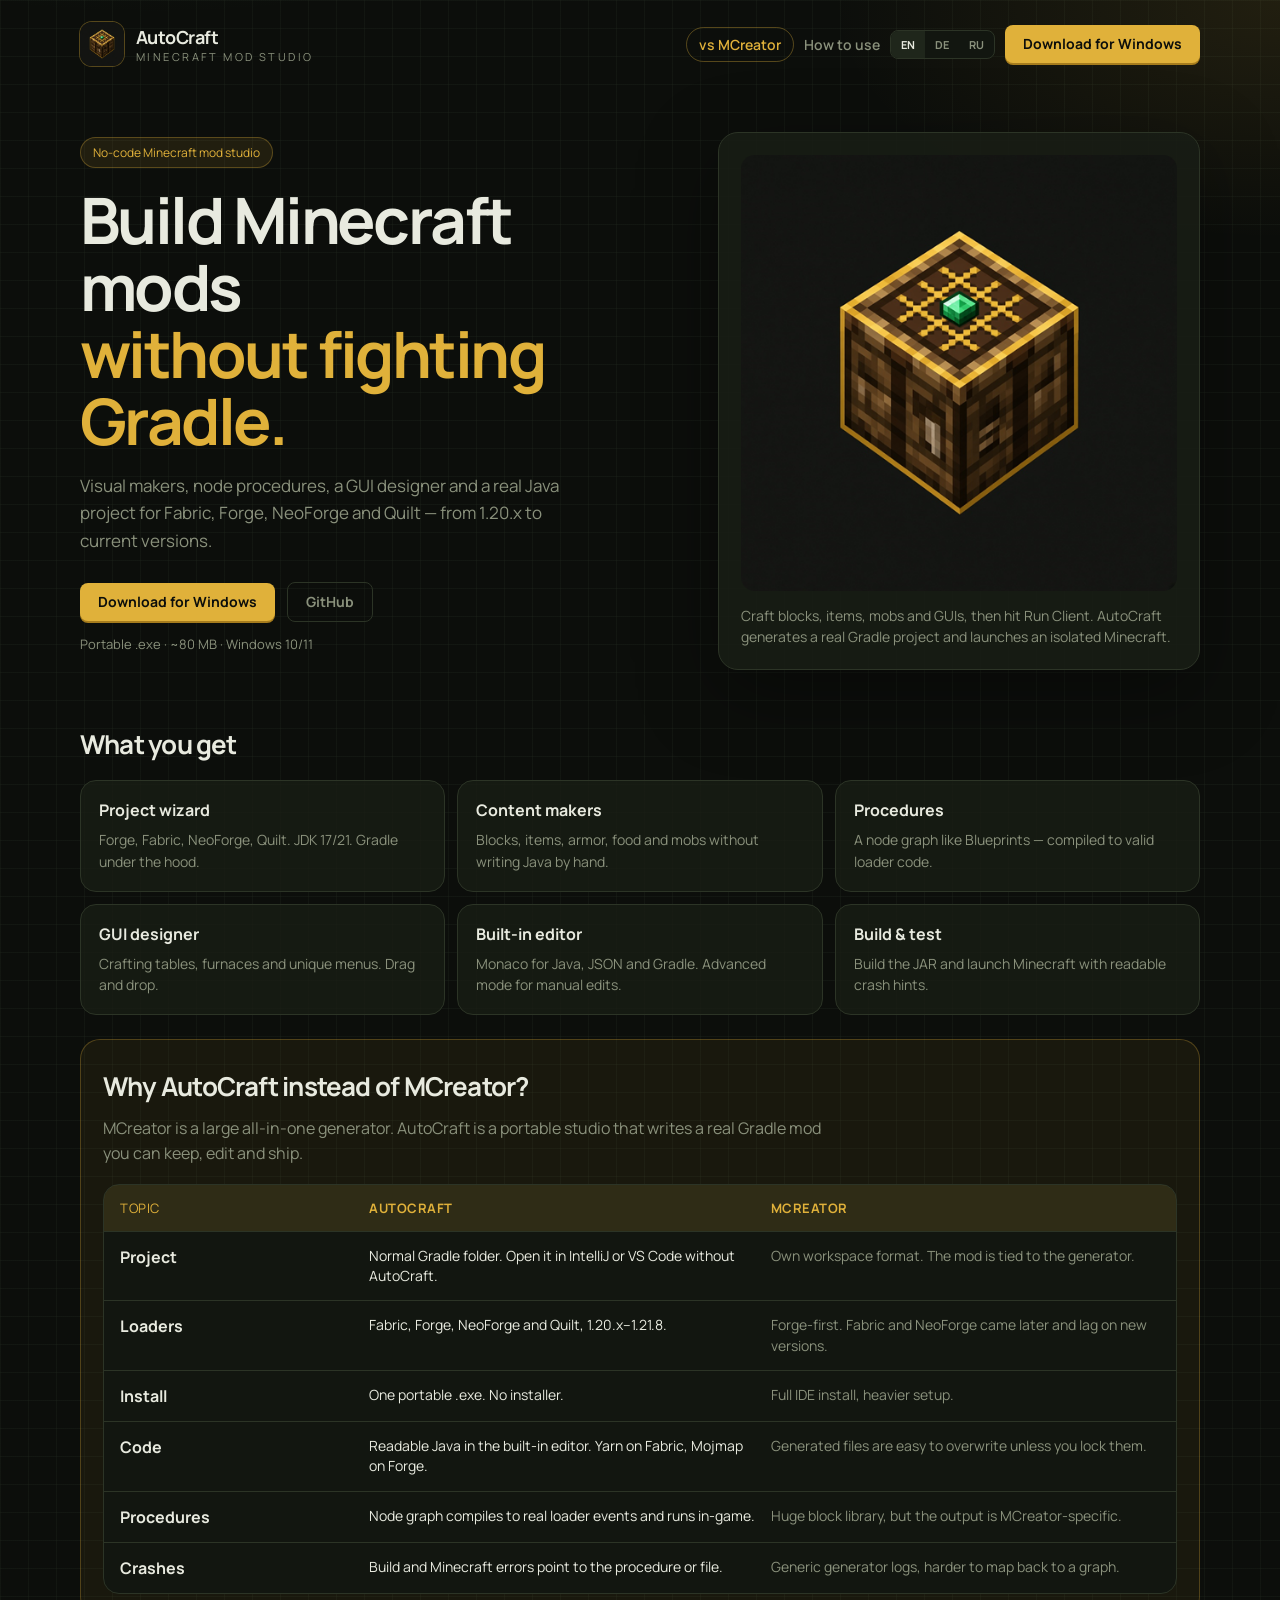
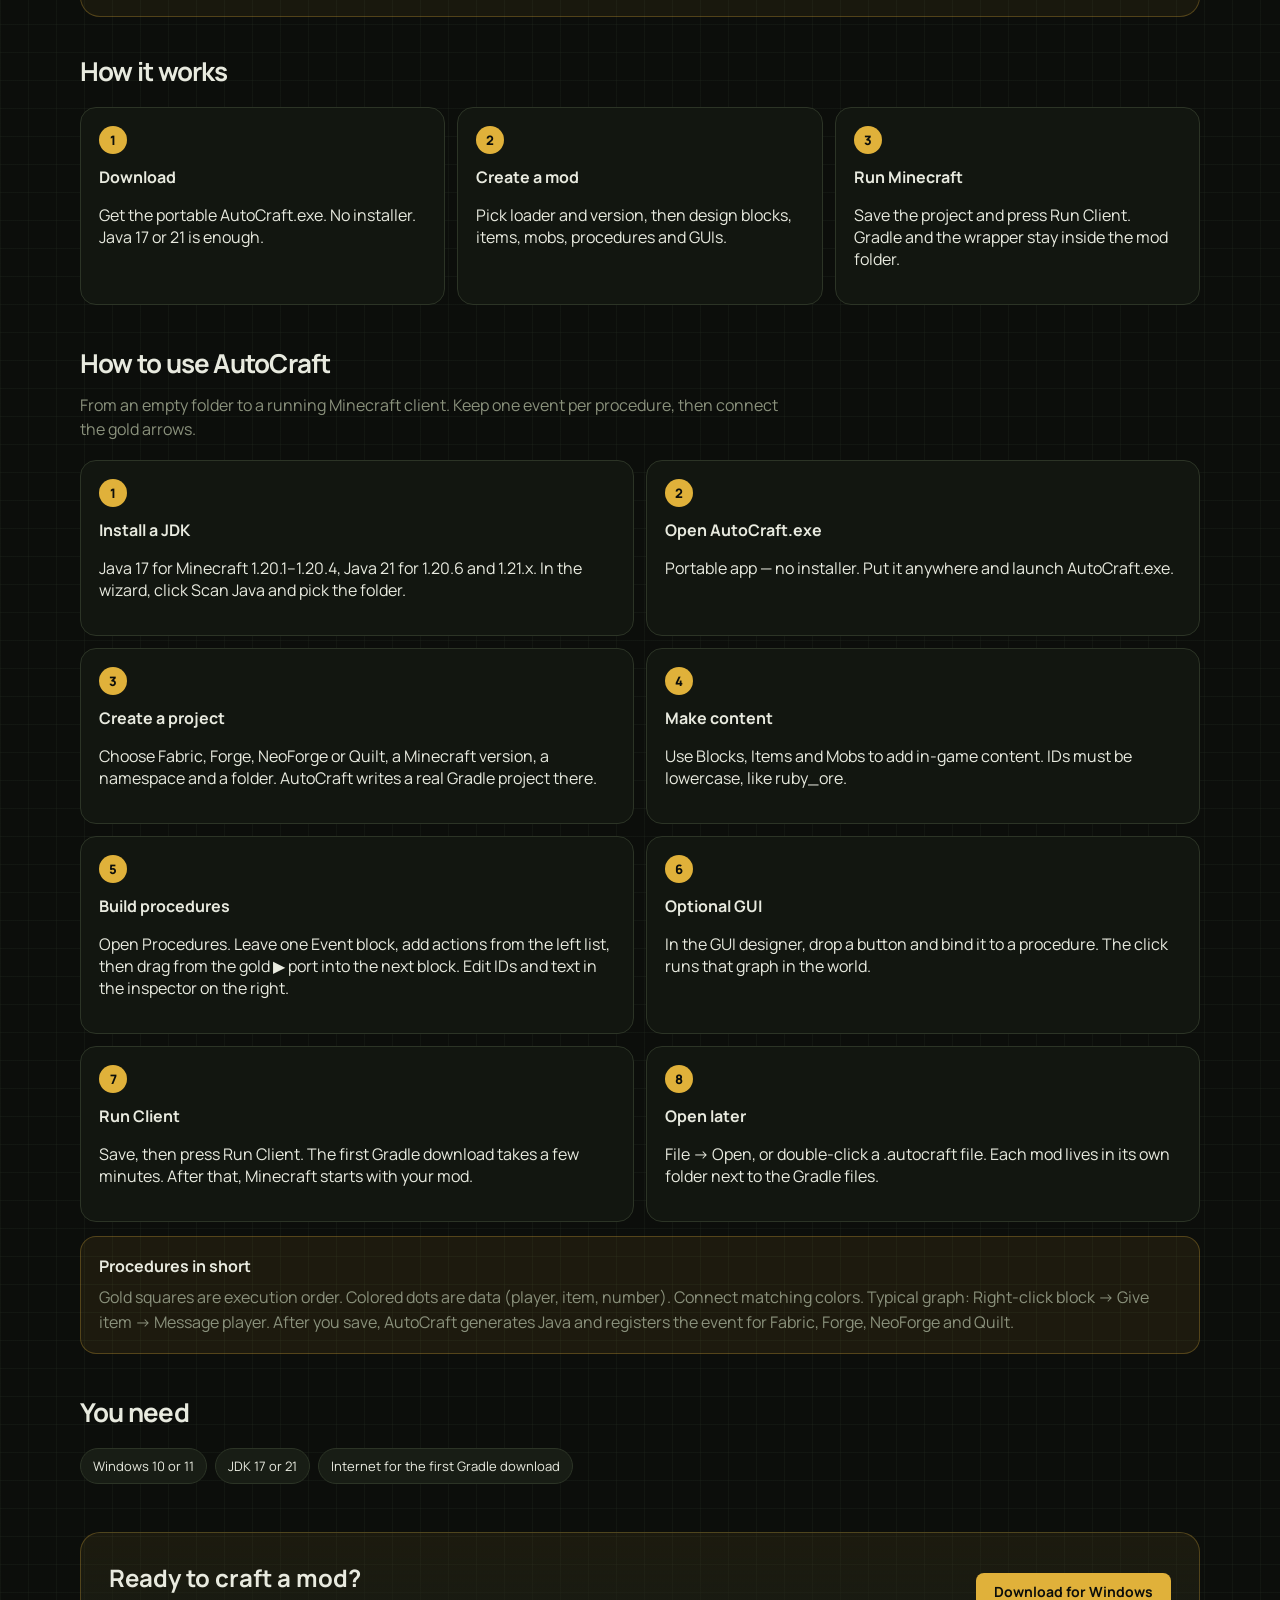
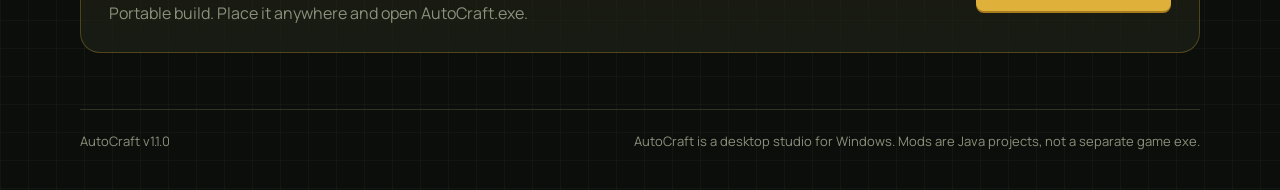
<file: index.html>
<!doctype html>
<html lang="en">
  <head>
    <meta charset="UTF-8" />
    <meta name="viewport" content="width=device-width, initial-scale=1.0" />
    <meta name="color-scheme" content="dark" />
    <title>AutoCraft — Minecraft Mod Studio for Windows</title>
    <meta
      name="description"
      content="Download AutoCraft, a no-code Minecraft mod studio for Windows. Make blocks, items, mobs and GUIs, then run Fabric, Forge, NeoForge or Quilt with Gradle."
    />
    <meta
      name="keywords"
      content="AutoCraft, Minecraft mod maker, Minecraft mod studio, no-code Minecraft, MCreator alternative, Forge, Fabric, NeoForge, Quilt, download AutoCraft"
    />
    <meta name="robots" content="index, follow" />
    <meta name="googlebot" content="index, follow" />
    <link rel="canonical" href="https://wipprow-ui.github.io/AutoCraft/" />
    <meta property="og:type" content="website" />
    <meta property="og:locale" content="en_US" />
    <meta property="og:site_name" content="AutoCraft" />
    <meta property="og:title" content="AutoCraft — Minecraft Mod Studio for Windows" />
    <meta
      property="og:description"
      content="No-code Minecraft mod studio. Download the portable Windows app and build real Gradle mods."
    />
    <meta property="og:url" content="https://wipprow-ui.github.io/AutoCraft/" />
    <meta property="og:image" content="https://wipprow-ui.github.io/AutoCraft/assets/logo.png" />
    <meta name="twitter:card" content="summary" />
    <meta name="twitter:title" content="AutoCraft — Minecraft Mod Studio" />
    <meta
      name="twitter:description"
      content="Download AutoCraft for Windows. Visual Minecraft mod maker for Forge, Fabric, NeoForge and Quilt."
    />
    <meta name="twitter:image" content="https://wipprow-ui.github.io/AutoCraft/assets/logo.png" />
    <link rel="icon" type="image/svg+xml" href="./assets/favicon.svg" />
    <link rel="preconnect" href="https://fonts.googleapis.com" />
    <link rel="preconnect" href="https://fonts.gstatic.com" crossorigin />
    <link
      href="https://fonts.googleapis.com/css2?family=Manrope:wght@400;600;700;800&display=swap"
      rel="stylesheet"
    />
    <link rel="stylesheet" href="./styles.css" />
  </head>
  <body>
    <div class="wrap">
      <header class="nav">
        <div class="brand">
          <img src="./assets/logo.png" alt="AutoCraft" />
          <div>
            <strong>AutoCraft</strong>
            <span data-i18n="brandSub">Minecraft Mod Studio</span>
          </div>
        </div>
        <div class="nav-right">
          <a class="nav-link nav-link-gold" href="#vs" data-i18n="vsNav">vs MCreator</a>
          <a class="nav-link" href="#guide" data-i18n="guideNav">How to use</a>
          <div class="langs" role="group" data-i18n-aria="langAria" aria-label="Language">
            <button type="button" data-lang="en">EN</button>
            <button type="button" data-lang="de">DE</button>
            <button type="button" data-lang="ru">RU</button>
          </div>
          <a class="btn btn-gold" data-download href="#" data-i18n="download">Download for Windows</a>
        </div>
      </header>

      <section class="hero">
        <div>
          <div class="badge" data-i18n="badge">No-code Minecraft mod studio</div>
          <h1>
            <span data-i18n="title">Build Minecraft mods</span>
            <em data-i18n="titleGold">without fighting Gradle.</em>
          </h1>
          <p class="lead" data-i18n="lead">
            Visual makers, node procedures, a GUI designer and a real Java project for Fabric, Forge, NeoForge and
            Quilt.
          </p>
          <div class="hero-actions">
            <a class="btn btn-gold" data-download href="#" data-i18n="download">Download for Windows</a>
            <a class="btn btn-ghost" data-repo href="#" data-i18n="github">GitHub</a>
          </div>
          <p class="meta" data-i18n="meta">Portable .exe · ~80 MB · Windows 10/11</p>
        </div>
        <aside class="hero-card">
          <img src="./assets/logo.png" alt="" />
          <p data-i18n="card">
            Craft blocks, items, mobs and GUIs, then hit Run Client. AutoCraft generates a real Gradle project and
            launches an isolated Minecraft.
          </p>
        </aside>
      </section>

      <section class="section">
        <h2 data-i18n="features">What you get</h2>
        <div class="grid">
          <article class="card"><b data-i18n="f1t">Project wizard</b><p data-i18n="f1"></p></article>
          <article class="card"><b data-i18n="f2t">Content makers</b><p data-i18n="f2"></p></article>
          <article class="card"><b data-i18n="f3t">Procedures</b><p data-i18n="f3"></p></article>
          <article class="card"><b data-i18n="f4t">GUI designer</b><p data-i18n="f4"></p></article>
          <article class="card"><b data-i18n="f5t">Built-in IDE</b><p data-i18n="f5"></p></article>
          <article class="card"><b data-i18n="f6t">Build & test</b><p data-i18n="f6"></p></article>
        </div>
      </section>

      <section class="section vs-section" id="vs">
        <h2 data-i18n="vsTitle">Why AutoCraft instead of MCreator?</h2>
        <p class="lead-inline" data-i18n="vsLead">
          MCreator is a large all-in-one generator. AutoCraft is a portable studio that writes a real Gradle mod you
          can keep, edit and ship.
        </p>
        <div class="compare">
          <div class="compare-head">
            <span data-i18n="compareTopic"></span>
            <strong data-i18n="compareAc">AutoCraft</strong>
            <strong data-i18n="compareMc">MCreator</strong>
          </div>
          <div class="compare-row">
            <b data-i18n="vc1t">Project</b>
            <p data-i18n="vc1a"></p>
            <p data-i18n="vc1m"></p>
          </div>
          <div class="compare-row">
            <b data-i18n="vc2t">Loaders</b>
            <p data-i18n="vc2a"></p>
            <p data-i18n="vc2m"></p>
          </div>
          <div class="compare-row">
            <b data-i18n="vc3t">Install</b>
            <p data-i18n="vc3a"></p>
            <p data-i18n="vc3m"></p>
          </div>
          <div class="compare-row">
            <b data-i18n="vc4t">Code</b>
            <p data-i18n="vc4a"></p>
            <p data-i18n="vc4m"></p>
          </div>
          <div class="compare-row">
            <b data-i18n="vc5t">Procedures</b>
            <p data-i18n="vc5a"></p>
            <p data-i18n="vc5m"></p>
          </div>
          <div class="compare-row">
            <b data-i18n="vc6t">Crashes</b>
            <p data-i18n="vc6a"></p>
            <p data-i18n="vc6m"></p>
          </div>
        </div>
      </section>

      <section class="section">
        <h2 data-i18n="how">How it works</h2>
        <div class="steps">
          <article class="step">
            <div class="num">1</div>
            <b data-i18n="s1t">Download</b>
            <p data-i18n="s1"></p>
          </article>
          <article class="step">
            <div class="num">2</div>
            <b data-i18n="s2t">Create a mod</b>
            <p data-i18n="s2"></p>
          </article>
          <article class="step">
            <div class="num">3</div>
            <b data-i18n="s3t">Run Minecraft</b>
            <p data-i18n="s3"></p>
          </article>
        </div>
      </section>

      <section class="section" id="guide">
        <h2 data-i18n="guideTitle">How to use AutoCraft</h2>
        <p class="lead-inline" data-i18n="guideLead">
          From empty folder to a running Minecraft client. One event per procedure, then connect the gold arrows.
        </p>
        <div class="guide">
          <article class="step">
            <div class="num">1</div>
            <b data-i18n="g1t">Install a JDK</b>
            <p data-i18n="g1"></p>
          </article>
          <article class="step">
            <div class="num">2</div>
            <b data-i18n="g2t">Open AutoCraft.exe</b>
            <p data-i18n="g2"></p>
          </article>
          <article class="step">
            <div class="num">3</div>
            <b data-i18n="g3t">Create a project</b>
            <p data-i18n="g3"></p>
          </article>
          <article class="step">
            <div class="num">4</div>
            <b data-i18n="g4t">Make content</b>
            <p data-i18n="g4"></p>
          </article>
          <article class="step">
            <div class="num">5</div>
            <b data-i18n="g5t">Build procedures</b>
            <p data-i18n="g5"></p>
          </article>
          <article class="step">
            <div class="num">6</div>
            <b data-i18n="g6t">Optional GUI</b>
            <p data-i18n="g6"></p>
          </article>
          <article class="step">
            <div class="num">7</div>
            <b data-i18n="g7t">Run Client</b>
            <p data-i18n="g7"></p>
          </article>
          <article class="step">
            <div class="num">8</div>
            <b data-i18n="g8t">Open later</b>
            <p data-i18n="g8"></p>
          </article>
        </div>
        <article class="tip">
          <b data-i18n="gProcT">Procedures in short</b>
          <p data-i18n="gProc"></p>
        </article>
      </section>

      <section class="section">
        <h2 data-i18n="need">You need</h2>
        <div class="reqs">
          <span class="pill" data-i18n="p1">Windows 10 or 11</span>
          <span class="pill" data-i18n="p2">JDK 17 or 21</span>
          <span class="pill" data-i18n="p3">Internet for the first Gradle download</span>
        </div>
      </section>

      <section class="download">
        <div>
          <h2 data-i18n="ctaTitle">Ready to craft a mod?</h2>
          <p data-i18n="cta">Portable build. Place it anywhere and open AutoCraft.exe.</p>
        </div>
        <a class="btn btn-gold" data-download href="#" data-i18n="download">Download for Windows</a>
      </section>

      <footer class="foot">
        <span data-i18n="version">AutoCraft v{version}</span>
        <span data-i18n="foot"></span>
      </footer>
    </div>
    <script type="application/ld+json">
      {
        "@context": "https://schema.org",
        "@type": "SoftwareApplication",
        "name": "AutoCraft",
        "applicationCategory": "DeveloperApplication",
        "operatingSystem": "Windows 10, Windows 11",
        "url": "https://wipprow-ui.github.io/AutoCraft/",
        "downloadUrl": "https://github.com/wipprow-ui/AutoCraft/releases/latest/download/AutoCraft.exe",
        "image": "https://wipprow-ui.github.io/AutoCraft/assets/logo.png",
        "description": "No-code Minecraft mod studio for Windows. Create blocks, items, mobs and GUIs, then run Fabric, Forge, NeoForge or Quilt.",
        "offers": { "@type": "Offer", "price": "0", "priceCurrency": "USD" }
      }
    </script>
    <script src="./config.js"></script>
    <script src="./app.js"></script>
  </body>
</html>
</file>
<file: styles.css>
:root {
  --ink: #0c0e0b;
  --ink-2: #121610;
  --panel: #181d15;
  --panel-2: #1f261b;
  --line: #2c3426;
  --gold: #e0b13a;
  --gold-2: #a67c1d;
  --emerald: #3d9b5c;
  --paper: #e8eadf;
  --mute: #8a917c;
  --shadow: 0 24px 80px rgba(0, 0, 0, 0.35);
}

* {
  box-sizing: border-box;
}

html,
body {
  margin: 0;
  min-height: 100%;
  background: var(--ink);
  color: var(--paper);
  font-family: Manrope, ui-sans-serif, system-ui, sans-serif;
}

body {
  background-image:
    radial-gradient(1100px 520px at 12% -8%, rgba(61, 155, 92, 0.14), transparent 55%),
    radial-gradient(900px 480px at 100% 0%, rgba(224, 177, 58, 0.1), transparent 50%),
    linear-gradient(rgba(44, 52, 38, 0.22) 1px, transparent 1px),
    linear-gradient(90deg, rgba(44, 52, 38, 0.22) 1px, transparent 1px);
  background-size: auto, auto, 28px 28px, 28px 28px;
}

a {
  color: inherit;
  text-decoration: none;
}

img {
  max-width: 100%;
  display: block;
}

.wrap {
  width: min(1120px, calc(100% - 40px));
  margin: 0 auto;
}

.nav {
  display: flex;
  align-items: center;
  justify-content: space-between;
  gap: 16px;
  padding: 22px 0 10px;
}

.brand {
  display: flex;
  align-items: center;
  gap: 12px;
}

.brand img {
  width: 44px;
  height: 44px;
  border-radius: 12px;
  box-shadow: 0 0 0 1px rgba(224, 177, 58, 0.35);
}

.brand strong {
  display: block;
  font-size: 18px;
  letter-spacing: -0.03em;
}

.brand span {
  display: block;
  font-size: 11px;
  letter-spacing: 0.22em;
  text-transform: uppercase;
  color: var(--mute);
}

.nav-right {
  display: flex;
  align-items: center;
  gap: 10px;
}

.langs {
  display: flex;
  border: 1px solid var(--line);
  border-radius: 8px;
  overflow: hidden;
  background: var(--ink-2);
}

.langs button {
  border: 0;
  background: transparent;
  color: var(--mute);
  font: 700 11px/1 Manrope, sans-serif;
  padding: 8px 10px;
  cursor: pointer;
}

.langs button.active {
  background: var(--panel-2);
  color: var(--paper);
}

.btn {
  display: inline-flex;
  align-items: center;
  justify-content: center;
  gap: 8px;
  border: 0;
  border-radius: 8px;
  font: 700 14px/1 Manrope, sans-serif;
  padding: 12px 18px;
  cursor: pointer;
}

.btn-gold {
  background: var(--gold);
  color: var(--ink);
  box-shadow: 0 2px 0 var(--gold-2);
}

.btn-gold:hover {
  filter: brightness(1.08);
}

.btn-ghost {
  background: transparent;
  color: var(--mute);
  border: 1px solid var(--line);
}

.hero {
  display: grid;
  grid-template-columns: 1.1fr 0.9fr;
  gap: 48px;
  align-items: center;
  padding: 56px 0 28px;
}

.badge {
  display: inline-flex;
  align-items: center;
  gap: 8px;
  border: 1px solid rgba(224, 177, 58, 0.3);
  background: rgba(224, 177, 58, 0.1);
  color: var(--gold);
  border-radius: 999px;
  padding: 6px 12px;
  font-size: 12px;
  margin-bottom: 18px;
}

h1 {
  margin: 0;
  font-size: clamp(40px, 6vw, 64px);
  line-height: 1.05;
  letter-spacing: -0.04em;
}

h1 em {
  display: block;
  color: var(--gold);
  font-style: normal;
}

.lead {
  max-width: 520px;
  color: var(--mute);
  font-size: 17px;
  line-height: 1.6;
  margin: 18px 0 28px;
}

.hero-actions {
  display: flex;
  flex-wrap: wrap;
  gap: 12px;
  align-items: center;
}

.meta {
  color: var(--mute);
  font-size: 13px;
}

.hero-card {
  background: rgba(24, 29, 21, 0.88);
  border: 1px solid var(--line);
  border-radius: 20px;
  padding: 22px;
  box-shadow: var(--shadow);
}

.hero-card img {
  width: 100%;
  border-radius: 14px;
  background: #0c0e0b;
}

.hero-card p {
  margin: 14px 0 0;
  color: var(--mute);
  font-size: 14px;
  line-height: 1.5;
}

.section {
  padding: 28px 0 12px;
}

.section h2 {
  margin: 0 0 18px;
  font-size: 26px;
  letter-spacing: -0.03em;
}

.grid {
  display: grid;
  grid-template-columns: repeat(3, 1fr);
  gap: 12px;
}

.card {
  background: rgba(24, 29, 21, 0.8);
  border: 1px solid var(--line);
  border-radius: 16px;
  padding: 18px;
}

.card b {
  display: block;
  margin-bottom: 8px;
}

.card p {
  margin: 0;
  color: var(--mute);
  font-size: 14px;
  line-height: 1.55;
}

.steps {
  display: grid;
  grid-template-columns: repeat(3, 1fr);
  gap: 12px;
}

.step {
  border: 1px solid var(--line);
  background: var(--ink-2);
  border-radius: 16px;
  padding: 18px;
}

.num {
  width: 28px;
  height: 28px;
  display: grid;
  place-items: center;
  border-radius: 999px;
  background: var(--gold);
  color: var(--ink);
  font-weight: 800;
  font-size: 13px;
  margin-bottom: 12px;
}

.nav-link {
  color: var(--mute);
  font-size: 14px;
  font-weight: 600;
  white-space: nowrap;
}

.nav-link:hover {
  color: var(--gold);
}

.nav-link-gold {
  color: var(--gold);
  border: 1px solid rgba(224, 177, 58, 0.35);
  border-radius: 999px;
  padding: 7px 12px;
}

.vs-section {
  scroll-margin-top: 18px;
  margin: 12px 0 8px;
  padding: 28px 22px 22px;
  border: 1px solid rgba(224, 177, 58, 0.28);
  background: rgba(224, 177, 58, 0.06);
  border-radius: 20px;
}

.compare {
  display: grid;
  gap: 0;
  border: 1px solid var(--line);
  border-radius: 16px;
  overflow: hidden;
  background: var(--ink-2);
}

.compare-head,
.compare-row {
  display: grid;
  grid-template-columns: 0.7fr 1.15fr 1.15fr;
  gap: 12px;
  padding: 14px 16px;
}

.compare-head {
  background: rgba(224, 177, 58, 0.14);
  color: var(--gold);
  font-size: 13px;
  letter-spacing: 0.04em;
  text-transform: uppercase;
}

.compare-row {
  border-top: 1px solid var(--line);
}

.compare-row b {
  color: var(--paper);
}

.compare-row p {
  margin: 0;
  color: var(--mute);
  font-size: 14px;
  line-height: 1.45;
}

.compare-row p:nth-child(2) {
  color: var(--paper);
}

.lead-inline {
  margin: -6px 0 18px;
  color: var(--mute);
  max-width: 720px;
  line-height: 1.55;
}

.guide {
  display: grid;
  grid-template-columns: repeat(2, 1fr);
  gap: 12px;
}

.tip {
  margin-top: 14px;
  border: 1px solid rgba(224, 177, 58, 0.28);
  background: rgba(224, 177, 58, 0.08);
  border-radius: 16px;
  padding: 18px;
}

.tip b {
  display: block;
  margin-bottom: 8px;
}

.tip p {
  margin: 0;
  color: var(--mute);
  line-height: 1.55;
}

.reqs {
  display: flex;
  flex-wrap: wrap;
  gap: 8px;
}

.pill {
  border: 1px solid var(--line);
  background: var(--panel);
  border-radius: 999px;
  padding: 8px 12px;
  font-size: 13px;
  color: var(--paper);
}

.download {
  margin: 36px 0 56px;
  border: 1px solid rgba(224, 177, 58, 0.28);
  background: linear-gradient(180deg, rgba(224, 177, 58, 0.08), rgba(24, 29, 21, 0.9));
  border-radius: 20px;
  padding: 28px;
  display: flex;
  justify-content: space-between;
  gap: 20px;
  align-items: center;
}

.download h2 {
  margin: 0 0 8px;
}

.download p {
  margin: 0;
  color: var(--mute);
}

.foot {
  border-top: 1px solid var(--line);
  padding: 22px 0 40px;
  display: flex;
  justify-content: space-between;
  gap: 12px;
  color: var(--mute);
  font-size: 13px;
}

@media (max-width: 860px) {
  .nav-right {
    flex-wrap: wrap;
  }

  .compare-head,
  .compare-row {
    grid-template-columns: 1fr;
    gap: 6px;
  }

  .hero,
  .grid,
  .steps,
  .guide,
  .download,
  .foot {
    grid-template-columns: 1fr;
    display: grid;
  }

  .nav,
  .download,
  .foot {
    display: flex;
    flex-direction: column;
    align-items: flex-start;
  }
}
</file>
